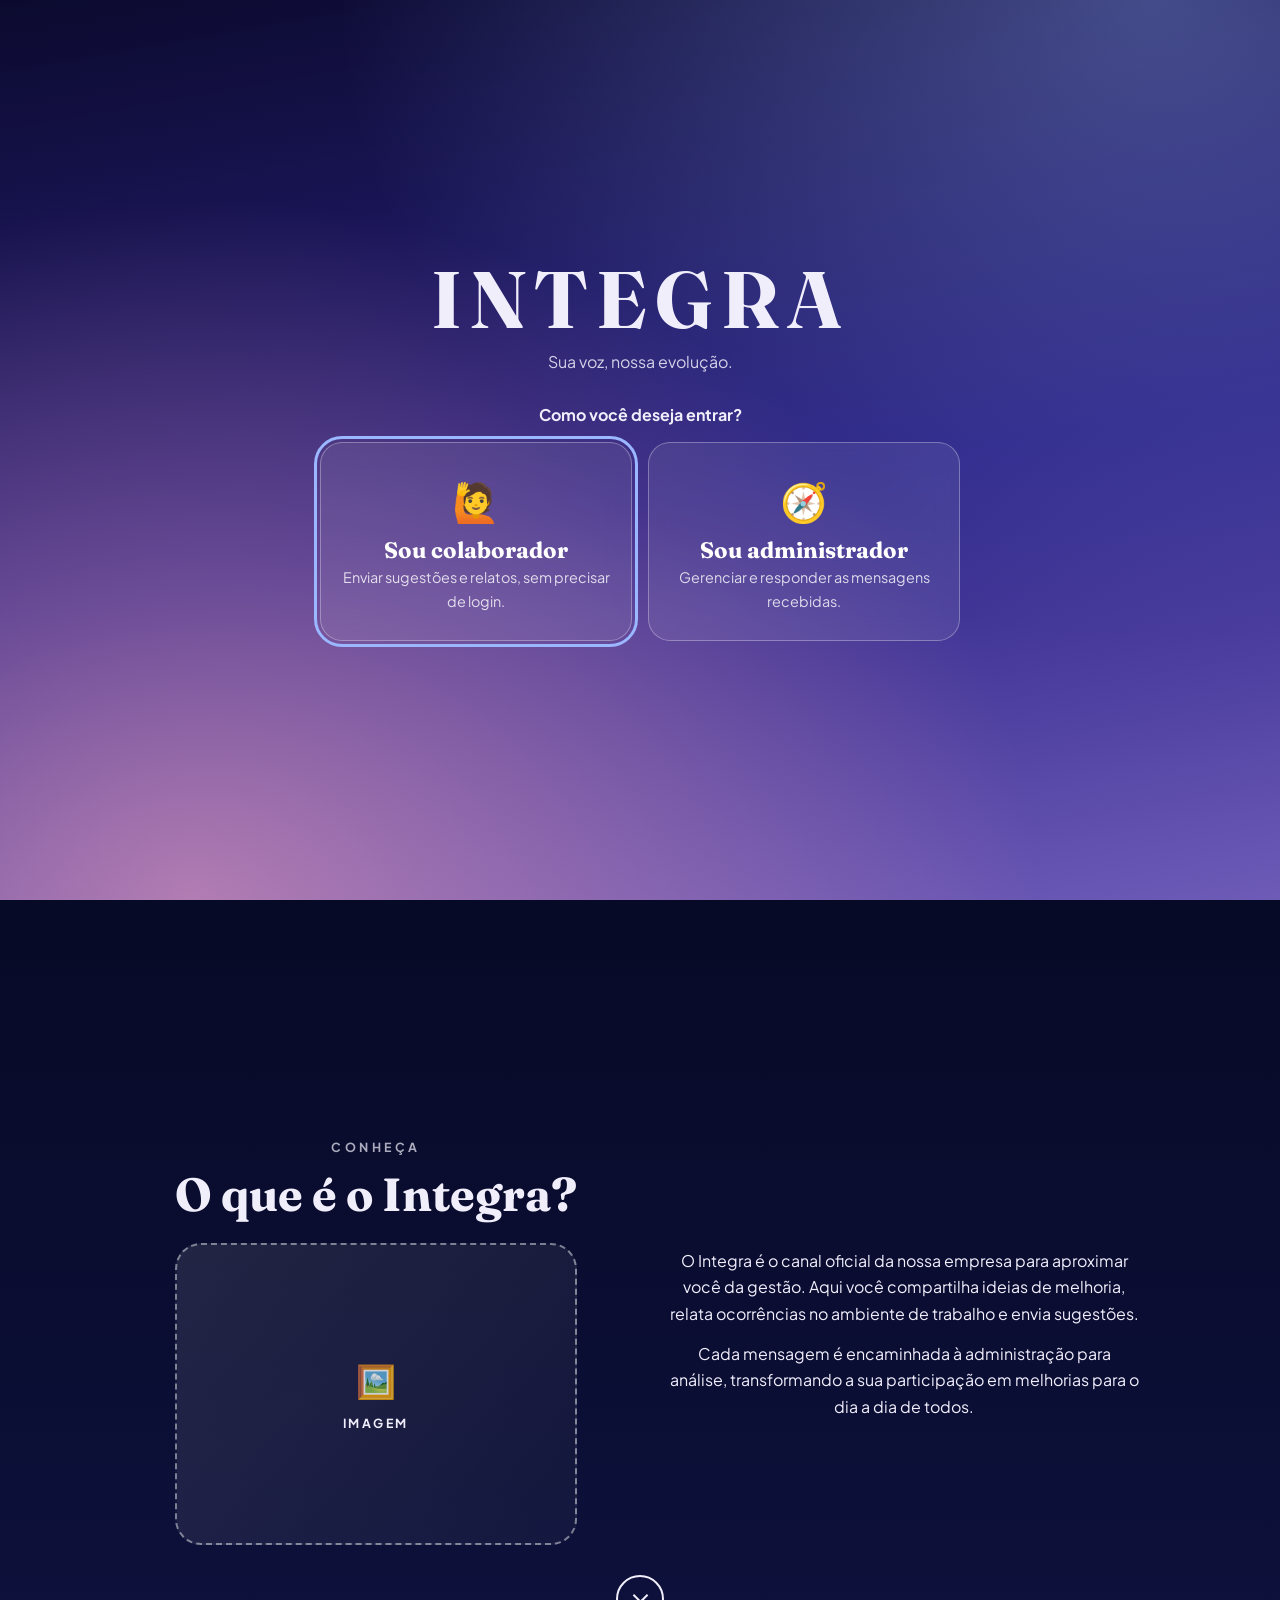
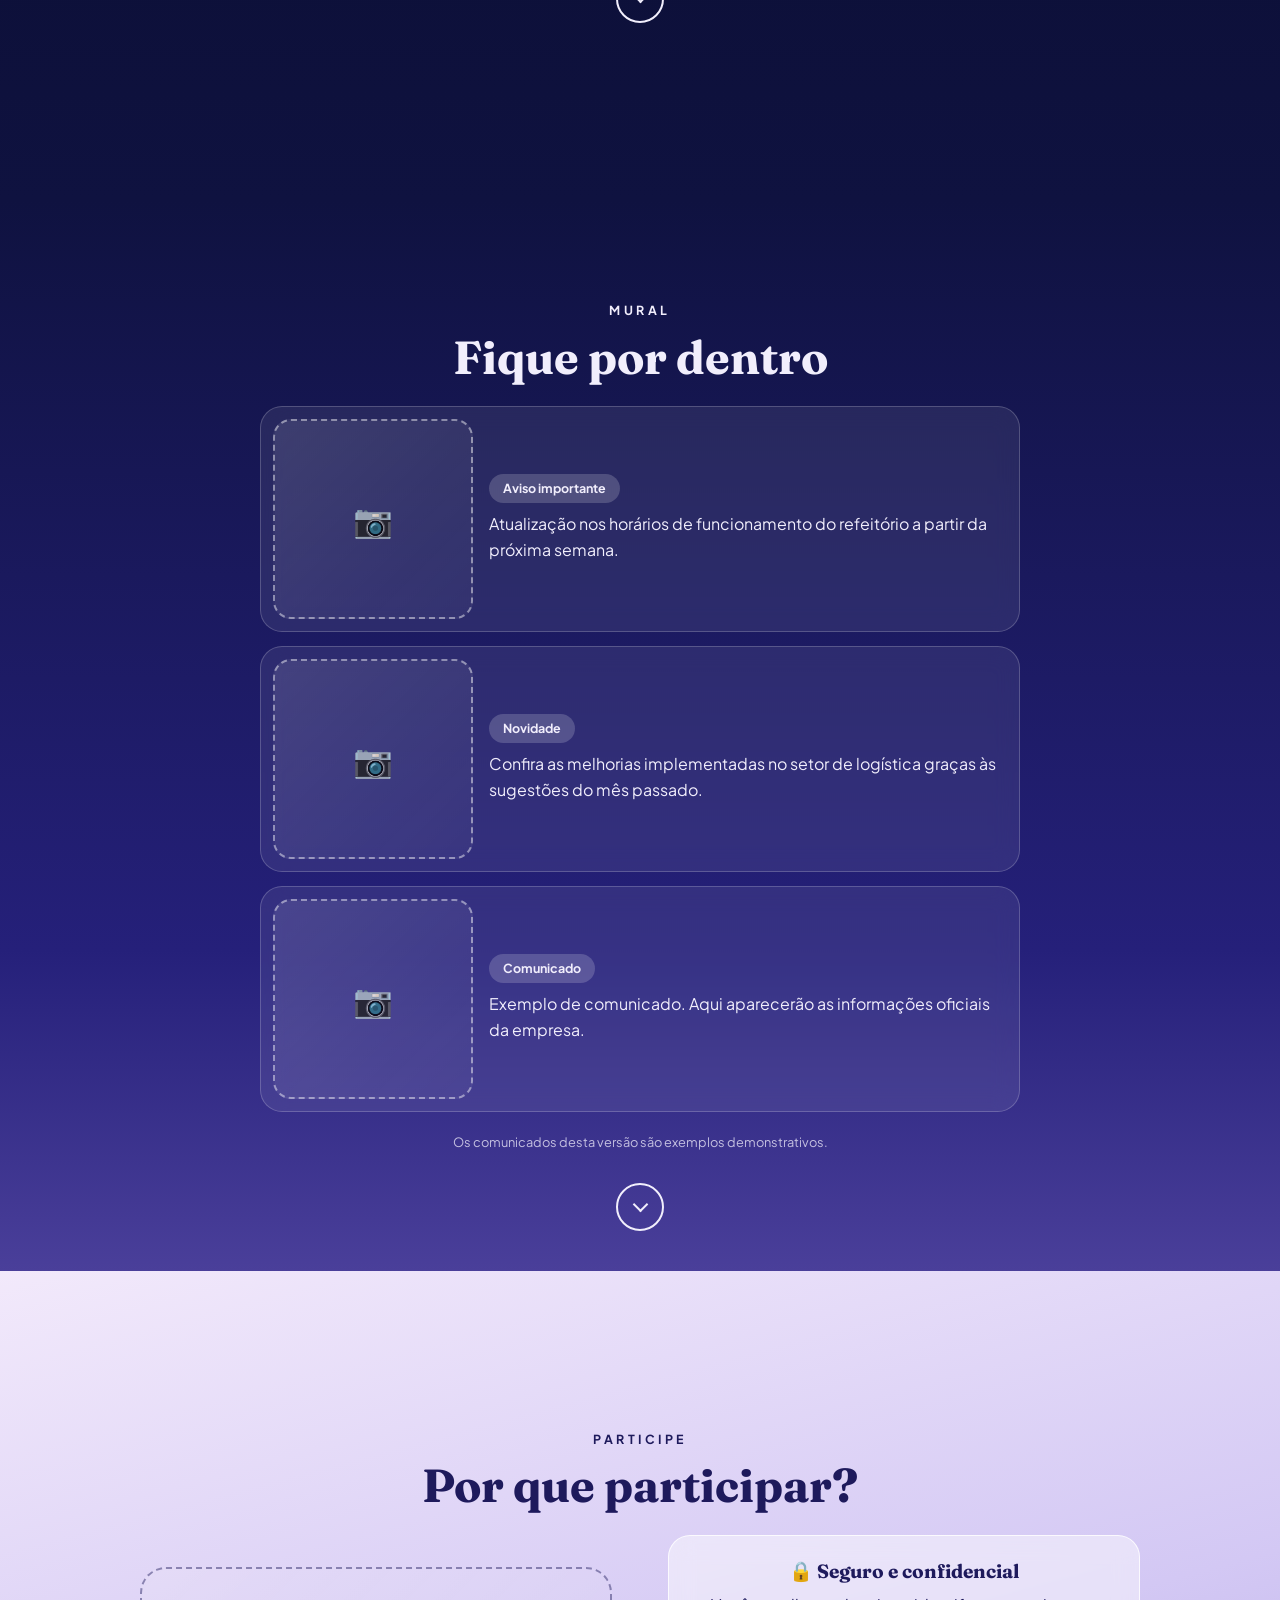
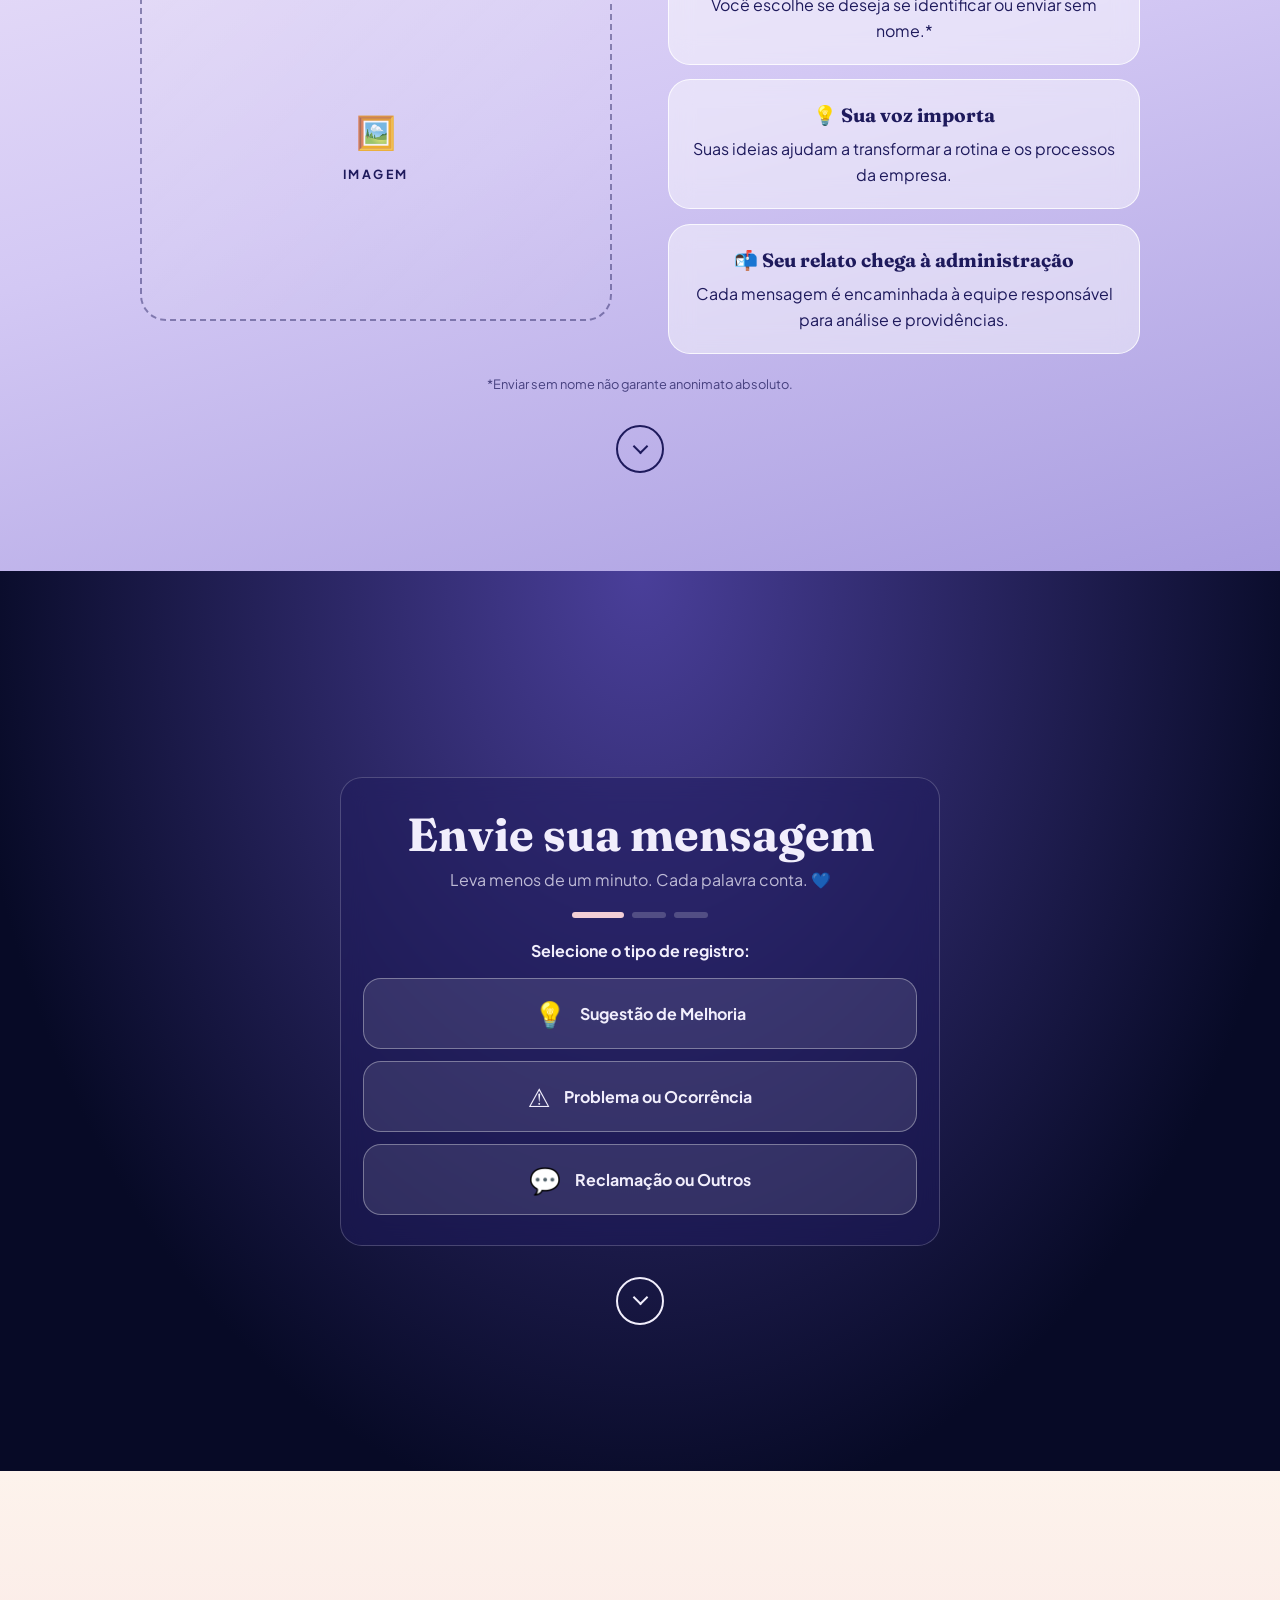
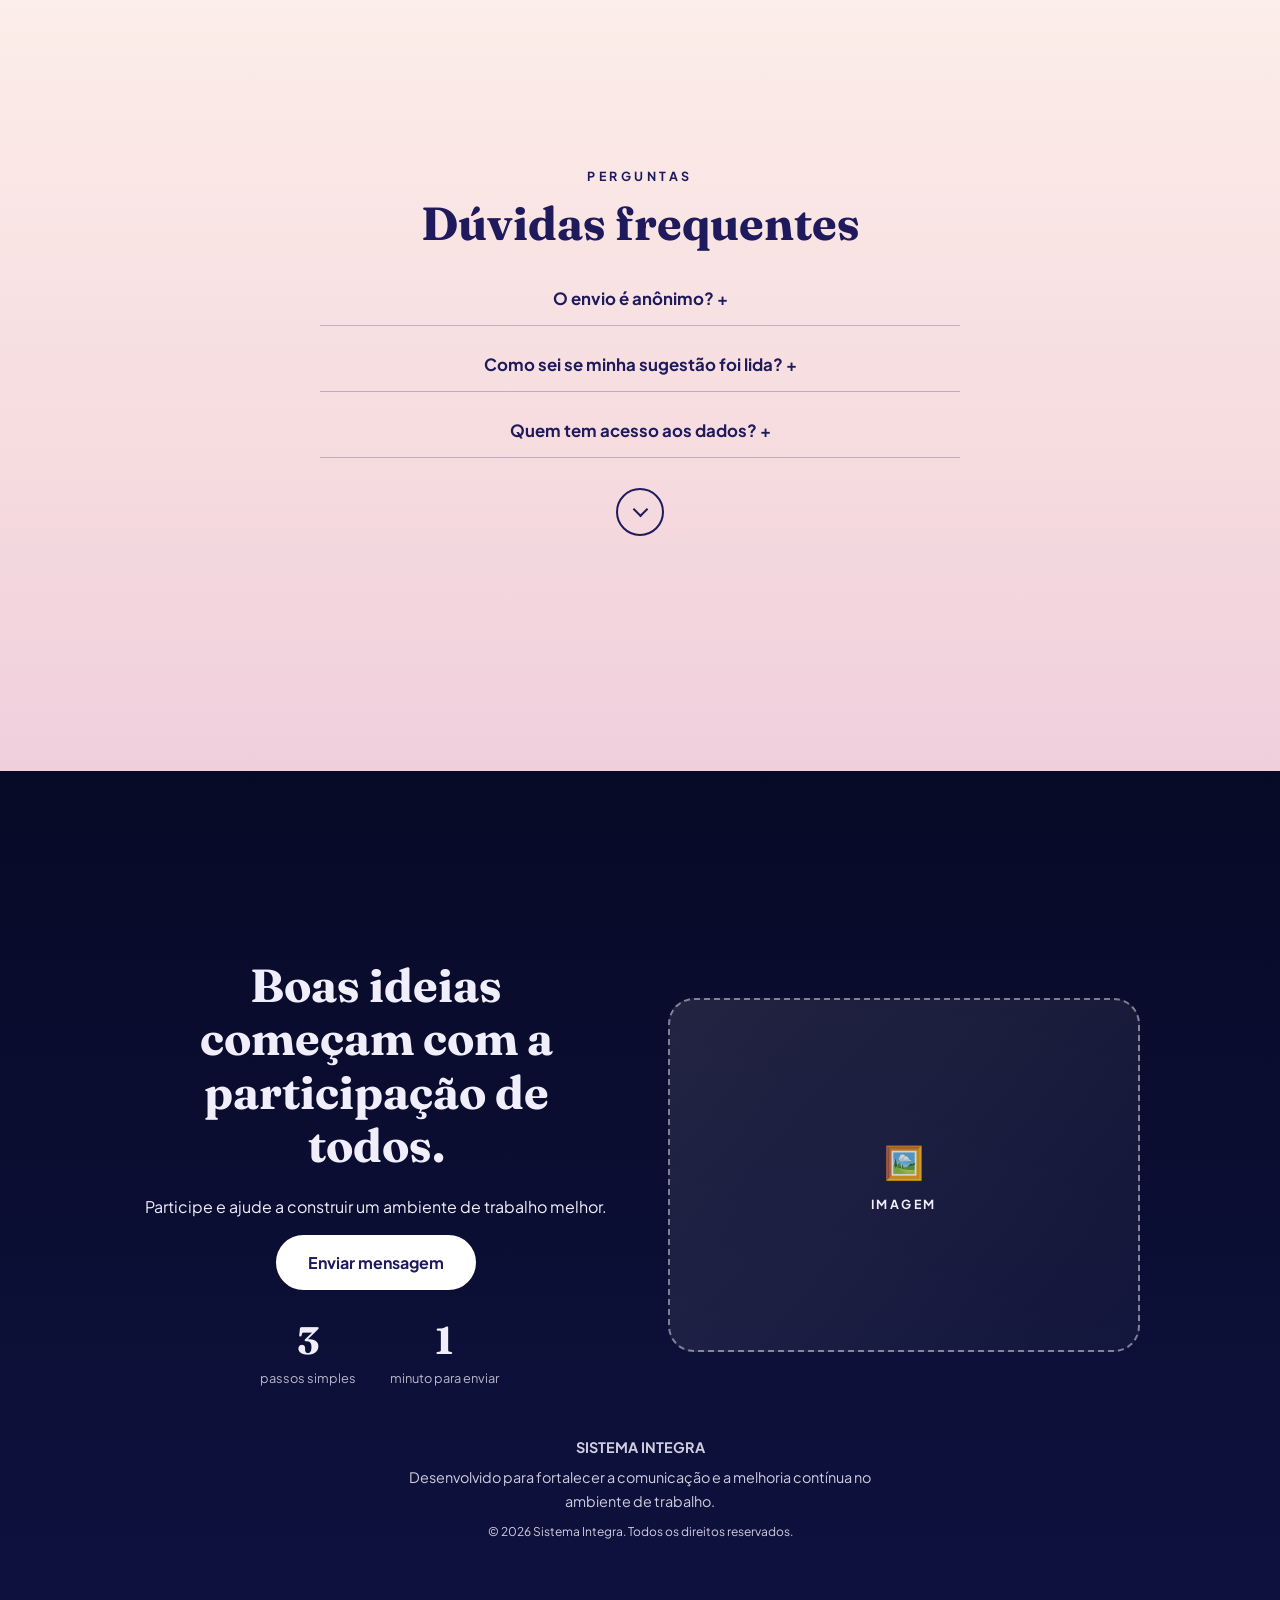
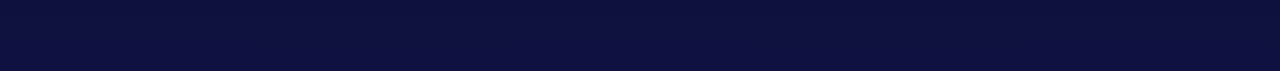
<file: index.html>
<!DOCTYPE html>
<html lang="pt-BR">
<head>

  <meta charset="utf-8">
  <meta name="viewport" content="width=device-width, initial-scale=1, viewport-fit=cover">
  <meta name="theme-color" content="#0b0a2e">
  <title>INTEGRA | Sua voz, nossa evolução.</title>
  <link rel="stylesheet" href="https://fonts.googleapis.com/css2?family=Fraunces:opsz,wght@9..144,500;9..144,700&family=Plus+Jakarta+Sans:wght@400;500;700&display=swap">

  <script>document.documentElement.classList.add("js");</script>
  <link rel="stylesheet" href="estilos.css">
  <script src="script.js" defer></script>

</head>

<body class="travado">
  <!-- escolha do perfil (colaborador ou administrador) -->
  <section class="portal" id="portal" role="dialog" aria-modal="true" aria-label="Escolha seu acesso">

    <h1 class="portal-titulo" id="portal-titulo" aria-label="INTEGRA">INTEGRA</h1>
    <p class="portal-frase">Sua voz, nossa evolução.</p>
    <p class="pergunta">Como você deseja entrar?</p>

    <div class="perfis">

      <!-- Colaborador: fecha o portal e mostra a parte pública -->
      <button class="vidro perfil" type="button" id="entrar-colaborador">
        <span class="perfil-icone" aria-hidden="true">🙋</span>
        <h2>Sou colaborador</h2>
        <p>Enviar sugestões e relatos, sem precisar de login.</p>
      </button>

      <!-- Administrador: leva para a página do painel -->
      <a class="vidro perfil" href="/Painel administrativo/administrador.html">
        <span class="perfil-icone" aria-hidden="true">🧭</span>
        <h2>Sou administrador</h2>
        <p>Gerenciar e responder as mensagens recebidas.</p>
      </a>

    </div>

  </section>


  <!-- Barra de progresso da rolagem -->
  <div class="barra-progresso" id="barra-progresso"></div>


  <!-- ================= MENU ================= -->
  <header class="cabecalho">

    <a class="logo" href="#inicio">INTEGRA</a>

    <button class="botao-menu" type="button" aria-label="Abrir menu" aria-expanded="false" aria-controls="menu">
      <span></span><span></span><span></span>
    </button>

    <nav class="menu" id="menu" aria-label="Navegação principal">
      <a href="#inicio">Início</a>
      <a href="#noticias">Notícias</a>
      <a href="#seguranca">Por que participar</a>
      <a href="#enviar">Enviar</a>
      <a href="#duvidas">Dúvidas</a>
      <button type="button" id="trocar-perfil">Trocar perfil</button>
    </nav>

  </header>


  <main>

    <!-- ==========================================================
         01 · INÍCIO
         ========================================================== -->
    <section class="bloco inicio" id="inicio" tabindex="-1">

      <!-- Luzes coloridas do fundo -->
      <i class="luz luz-1"></i>
      <i class="luz luz-2"></i>
      <i class="luz luz-3"></i>

      <h1 class="titulo" aria-label="INTEGRA">INTEGRA</h1>
      <p class="frase">Sua voz, nossa evolução.</p>
      <p class="frase-giratoria" id="frase-giratoria"></p>

      <div class="moldura moldura-logo" role="img" aria-label="Espaço para o logo">
        <span>LOGO</span>
      </div>

      <div class="botoes">
        <a class="botao" href="#sobre">Começar</a>
        <a class="botao contorno" href="#enviar">Enviar mensagem</a>
      </div>

    </section>


    <!-- ==========================================================
         02 · O QUE É O INTEGRA
         ========================================================== -->
    <section class="bloco escuro" id="sobre">

      <div class="duas-colunas">

        <div class="coluna revelar">
          <span class="sobretitulo">Conheça</span>
          <h2>O que é o Integra?</h2>
          <div class="moldura" role="img" aria-label="Espaço para imagem">
            <b aria-hidden="true">🖼️</b><span>IMAGEM</span>
          </div>
        </div>

        <div class="coluna revelar" style="--atraso: .15s">
          <p>O Integra é o canal oficial da nossa empresa para aproximar você da gestão. Aqui você compartilha ideias de melhoria, relata ocorrências no ambiente de trabalho e envia sugestões.</p>
          <p>Cada mensagem é encaminhada à administração para análise, transformando a sua participação em melhorias para o dia a dia de todos.</p>
        </div>

      </div>

      <a class="descer" href="#noticias" aria-label="Descer para as notícias"><i></i></a>

    </section>


    <!-- ==========================================================
         03 · NOTÍCIAS
         ========================================================== -->
    <section class="bloco escuro-2" id="noticias">

      <span class="sobretitulo revelar">Mural</span>
      <h2 class="revelar">Fique por dentro</h2>

      <div class="lista">

        <article class="vidro noticia inclinar revelar">
          <div class="moldura" role="img" aria-label="Foto da notícia"><b aria-hidden="true">📷</b></div>
          <div>
            <span class="etiqueta">Aviso importante</span>
            <p>Atualização nos horários de funcionamento do refeitório a partir da próxima semana.</p>
          </div>
        </article>

        <article class="vidro noticia inclinar revelar" style="--atraso: .15s">
          <div class="moldura" role="img" aria-label="Foto da notícia"><b aria-hidden="true">📷</b></div>
          <div>
            <span class="etiqueta">Novidade</span>
            <p>Confira as melhorias implementadas no setor de logística graças às sugestões do mês passado.</p>
          </div>
        </article>

        <article class="vidro noticia inclinar revelar" style="--atraso: .3s">
          <div class="moldura" role="img" aria-label="Foto da notícia"><b aria-hidden="true">📷</b></div>
          <div>
            <span class="etiqueta">Comunicado</span>
            <p>Exemplo de comunicado. Aqui aparecerão as informações oficiais da empresa.</p>
          </div>
        </article>

      </div>

      <p class="nota">Os comunicados desta versão são exemplos demonstrativos.</p>
      <a class="descer" href="#seguranca" aria-label="Descer para Por que participar"><i></i></a>

    </section>


    <!-- ==========================================================
         04 · POR QUE PARTICIPAR
         ========================================================== -->
    <section class="bloco claro" id="seguranca">

      <span class="sobretitulo revelar">Participe</span>
      <h2 class="revelar">Por que participar?</h2>

      <div class="duas-colunas">

        <div class="moldura revelar" role="img" aria-label="Espaço para imagem">
          <b aria-hidden="true">🖼️</b><span>IMAGEM</span>
        </div>

        <div class="pilha">

          <article class="vidro vidro-claro item inclinar revelar">
            <h3>🔒 Seguro e confidencial</h3>
            <p>Você escolhe se deseja se identificar ou enviar sem nome.*</p>
          </article>

          <article class="vidro vidro-claro item inclinar revelar" style="--atraso: .15s">
            <h3>💡 Sua voz importa</h3>
            <p>Suas ideias ajudam a transformar a rotina e os processos da empresa.</p>
          </article>

          <article class="vidro vidro-claro item inclinar revelar" style="--atraso: .3s">
            <h3>📬 Seu relato chega à administração</h3>
            <p>Cada mensagem é encaminhada à equipe responsável para análise e providências.</p>
          </article>

        </div>

      </div>

      <p class="nota">*Enviar sem nome não garante anonimato absoluto.</p>
      <a class="descer" href="#enviar" aria-label="Descer para o formulário"><i></i></a>

    </section>


    <!-- ==========================================================
         05 · FORMULÁRIO (3 etapas + confirmação)
         ========================================================== -->
    <section class="bloco formulario-bloco" id="enviar">

      <div class="vidro caixa-formulario revelar">

        <h2>Envie sua mensagem</h2>
        <p class="incentivo">Leva menos de um minuto. Cada palavra conta. 💙</p>

        <div class="indicador" id="indicador" aria-hidden="true"><i></i><i></i><i></i></div>

        <form id="formulario" novalidate>

          <!-- Etapa 1 · tipo de registro -->
          <div class="etapa" data-etapa="1">
            <p class="pergunta">Selecione o tipo de registro:</p>

            <div class="categorias">
              <button class="categoria" type="button" data-tipo="Sugestão de Melhoria"><span aria-hidden="true">💡</span>Sugestão de Melhoria</button>
              <button class="categoria" type="button" data-tipo="Problema ou Ocorrência"><span aria-hidden="true">⚠️</span>Problema ou Ocorrência</button>
              <button class="categoria" type="button" data-tipo="Reclamação ou Outros"><span aria-hidden="true">💬</span>Reclamação ou Outros</button>
            </div>
          </div>

          <!-- Etapa 2 · título e descrição -->
          <div class="etapa" data-etapa="2" hidden>
            <span class="etiqueta" id="tipo-escolhido"></span>

            <label for="titulo-mensagem">Título da mensagem</label>
            <input type="text" id="titulo-mensagem" maxlength="100" autocomplete="off" placeholder="Ex: Melhoria na iluminação da área de descanso">

            <label for="descricao-mensagem">Descrição detalhada</label>
            <textarea id="descricao-mensagem" maxlength="1000" placeholder="Descreva os detalhes do que aconteceu ou da sua ideia..."></textarea>
            <p class="contador-caracteres" id="contador-caracteres">0 / 1000</p>

            <p class="erro" id="mensagem-erro" role="alert"></p>

            <div class="acoes">
              <button class="botao contorno" type="button" data-acao="voltar">Voltar</button>
              <button class="botao" type="button" data-acao="avancar">Continuar</button>
            </div>
          </div>

          <!-- Etapa 3 · anônimo ou identificação -->
          <div class="etapa" data-etapa="3" hidden>
            <label class="anonimo">
              <input type="checkbox" id="caixa-anonimo" checked>
              <span>
                <b>Manter este envio anônimo</b>
                <small>Seu nome e setor não serão enviados. Não inclua dados pessoais no texto.</small>
              </span>
            </label>

            <div id="identificacao">
              <label for="nome">Nome completo (opcional)</label>
              <input type="text" id="nome" maxlength="100" autocomplete="name" placeholder="Digite seu nome...">

              <label for="setor">Setor (opcional)</label>
              <input type="text" id="setor" maxlength="50" autocomplete="off" placeholder="Ex: TI, Administrativo...">
            </div>

            <div class="acoes">
              <button class="botao contorno" type="button" data-acao="voltar">Voltar</button>
              <button class="botao" type="submit">Enviar mensagem</button>
            </div>
          </div>

          <!-- Etapa 4 · confirmação -->
          <div class="etapa" data-etapa="4" hidden role="status">
            <div class="check" aria-hidden="true">✓</div>
            <h3 class="sucesso-titulo" tabindex="-1">Mensagem enviada!</h3>
            <p>Obrigado pela sua contribuição. Ela será analisada pela administração.</p>
            <button class="botao" type="button" data-acao="novo">Enviar outra mensagem</button>
          </div>

        </form>

      </div>

      <a class="descer" href="#duvidas" aria-label="Descer para as dúvidas"><i></i></a>

    </section>


    <!-- ==========================================================
         06 · DÚVIDAS FREQUENTES
         ========================================================== -->
    <section class="bloco bege" id="duvidas">

      <span class="sobretitulo revelar">Perguntas</span>
      <h2 class="revelar">Dúvidas frequentes</h2>

      <div class="faq">

        <div class="revelar">
          <button class="faq-pergunta" type="button" aria-expanded="false">O envio é anônimo?</button>
          <div class="faq-resposta">
            <p>Se você marcar o envio anônimo, o formulário não envia seu nome nem seu setor. Isso não garante anonimato absoluto, pois o servidor pode registrar dados técnicos. Evite incluir dados pessoais no texto.</p>
          </div>
        </div>

        <div class="revelar" style="--atraso: .12s">
          <button class="faq-pergunta" type="button" aria-expanded="false">Como sei se minha sugestão foi lida?</button>
          <div class="faq-resposta">
            <p>Toda mensagem é encaminhada à administração e analisada pela equipe responsável. Como o Integra não exige login, não há resposta individual; melhorias e avisos importantes podem ser divulgados no mural de notícias.</p>
          </div>
        </div>

        <div class="revelar" style="--atraso: .24s">
          <button class="faq-pergunta" type="button" aria-expanded="false">Quem tem acesso aos dados?</button>
          <div class="faq-resposta">
            <p>Apenas os administradores autorizados da empresa, conforme as regras de acesso do sistema.</p>
          </div>
        </div>

      </div>

      <a class="descer descer-escuro" href="#final" aria-label="Descer"><i></i></a>

    </section>


    <!-- ==========================================================
         07 · FRASE FINAL
         ========================================================== -->
    <section class="bloco escuro" id="final">

      <div class="duas-colunas">

        <div class="coluna revelar">
          <h2>Boas ideias começam com a participação de todos.</h2>
          <p>Participe e ajude a construir um ambiente de trabalho melhor.</p>
          <a class="botao" href="#enviar">Enviar mensagem</a>

          <!-- Números decorativos: troque ou apague se não forem reais -->
          <div class="numeros">
            <div><b data-numero="3">0</b><span>passos simples</span></div>
            <div><b data-numero="1">0</b><span>minuto para enviar</span></div>
          </div>
        </div>

        <div class="moldura revelar" style="--atraso: .15s" role="img" aria-label="Espaço para imagem">
          <b aria-hidden="true">🖼️</b><span>IMAGEM</span>
        </div>

      </div>

      <footer class="rodape">
        <b>SISTEMA INTEGRA</b>
        <p>Desenvolvido para fortalecer a comunicação e a melhoria contínua no ambiente de trabalho.</p>
        <small>© 2026 Sistema Integra. Todos os direitos reservados.</small>
      </footer>

    </section>

  </main>

</body>
</html>
</file>
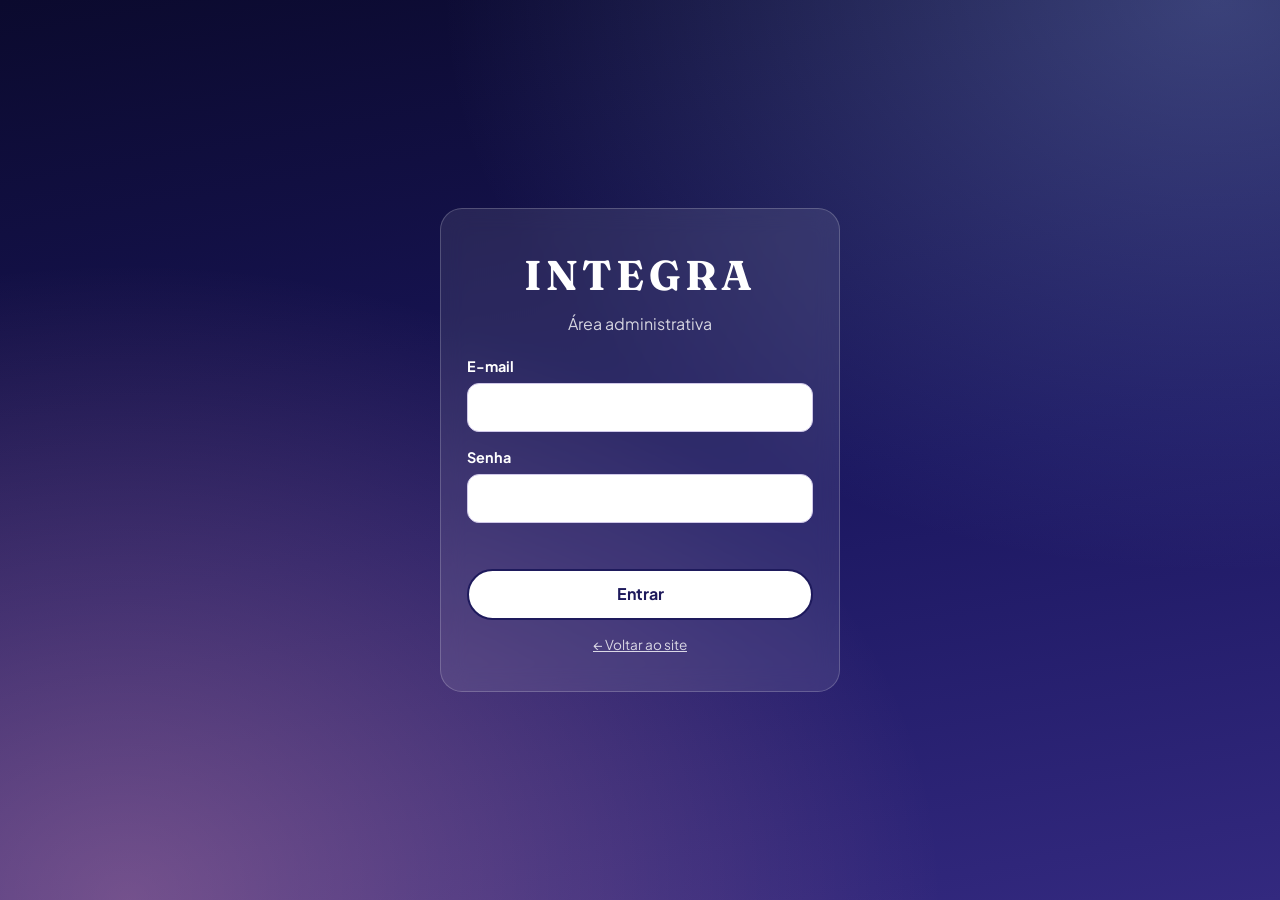
<file: administrador.html>
<!DOCTYPE html>
<html lang="pt-BR">
<head>

  <meta charset="utf-8">
  <meta name="viewport" content="width=device-width, initial-scale=1, viewport-fit=cover">
  <meta name="theme-color" content="#0b0a2e">
  <title>INTEGRA | Painel administrativo</title>

  <!-- Fontes: Fraunces (títulos) e Plus Jakarta Sans (textos) -->
  <link rel="stylesheet" href="https://fonts.googleapis.com/css2?family=Fraunces:opsz,wght@9..144,500;9..144,700&family=Plus+Jakarta+Sans:wght@400;500;700&display=swap">

  <link rel="stylesheet" href="administrador.css">
  <script src="administrador.js" defer></script>

</head>

<body>


  <!-- ==========================================================
       LOGIN
       ========================================================== -->
  <section class="login" id="login">

    <div class="vidro login-caixa entrada">

      <h1>INTEGRA</h1>
      <p>Área administrativa</p>

      <form id="formulario-login" novalidate>

        <label for="login-email">E-mail</label>
        <input type="email" id="login-email" autocomplete="username">

        <label for="login-senha">Senha</label>
        <input type="password" id="login-senha" autocomplete="current-password">

        <p class="erro-login" id="erro-login" role="alert"></p>

        <button class="botao" type="submit">Entrar</button>

      </form>

      <a class="voltar" href="index.html">← Voltar ao site</a>

    </div>

  </section>


  <!-- ==========================================================
       PAINEL
       ========================================================== -->
  <div class="aplicacao" id="aplicacao" hidden>

    <!-- Menu lateral -->
    <aside class="lateral">
      <div class="logo">INTEGRA</div>

      <button class="menu-item ativo" type="button" data-visao="painel">📊 Painel</button>
      <button class="menu-item" type="button" data-visao="mensagens">📋 Mensagens</button>
      <button class="menu-item" type="button" data-visao="configuracoes">⚙️ Configurações</button>
      <button class="menu-item sair" type="button" id="botao-sair">🚪 Sair</button>
    </aside>


    <main class="conteudo">

      <!-- Topo com título e botão de exportar -->
      <div class="topo">
        <div>
          <h2 id="titulo-visao">Painel</h2>
          <p id="subtitulo-visao">Visão geral das mensagens recebidas.</p>
        </div>
        <button class="botao claro" type="button" id="botao-exportar">⬇ Exportar relatório (CSV)</button>
      </div>


      <!-- Cartões do dashboard -->
      <div class="cartoes entrada" id="cartoes"></div>


      <!-- Resumo (só aparece no Painel) -->
      <section class="duas-colunas entrada" id="secao-resumo">

        <div class="caixa">
          <h3>Mensagens recentes</h3>
          <div id="lista-recentes"></div>
          <div class="rodape-caixa">
            <button class="botao contorno" type="button" id="botao-ver-todas">Ver todas as mensagens</button>
          </div>
        </div>

        <div class="caixa">
          <h3>Mensagens por categoria</h3>
          <div id="grafico-categorias"></div>
        </div>

      </section>


      <!-- Tabela de gestão das mensagens (só aparece em Mensagens) -->
      <section class="caixa entrada" id="secao-tabela" hidden>

        <div class="filtros">
          <input type="text" id="busca" placeholder="Buscar por título ou nº (ex.: #3)" aria-label="Buscar mensagens">

          <select id="filtro-status" aria-label="Filtrar por status">
            <option value="">Todos os status</option>
            <option>Pendente</option>
            <option>Em Análise</option>
            <option>Concluído</option>
          </select>

          <select id="filtro-categoria" aria-label="Filtrar por categoria"></select>

          <select id="ordenacao" aria-label="Ordenar por data">
            <option value="desc">Mais recentes primeiro</option>
            <option value="asc">Mais antigas primeiro</option>
          </select>

          <button class="botao contorno" type="button" id="botao-limpar">Limpar</button>
        </div>

        <div class="rolagem">
          <table aria-label="Mensagens recebidas">
            <thead>
              <tr>
                <th scope="col">Nº</th>
                <th scope="col">Categoria</th>
                <th scope="col">Título</th>
                <th scope="col">Identificação</th>
                <th scope="col" id="th-data" aria-sort="descending"><button class="botao-ordenar" type="button" id="botao-ordenar">Data ▼</button></th>
                <th scope="col">Status</th>
              </tr>
            </thead>
            <tbody id="corpo-tabela"></tbody>
          </table>
        </div>

        <p class="sem-resultado" id="sem-resultado" hidden>Nenhuma mensagem encontrada.</p>

      </section>


      <!-- Configurações: categorias e conta do administrador -->
      <section class="duas-colunas entrada" id="secao-configuracoes" hidden>

        <div class="caixa">
          <h3>Categorias</h3>
          <div id="lista-categorias"></div>

          <div class="adicionar">
            <input type="text" id="nova-categoria" placeholder="Nova categoria">
            <button class="botao" type="button" id="botao-categoria">Adicionar</button>
          </div>
        </div>

        <div class="caixa">
          <h3>Minha conta</h3>
          <p class="conta-email" id="conta-email"></p>

          <form id="formulario-senha" novalidate>
            <label for="senha-atual">Senha atual</label>
            <input type="password" id="senha-atual" autocomplete="current-password">

            <label for="senha-nova">Nova senha (mínimo 6 caracteres)</label>
            <input type="password" id="senha-nova" autocomplete="new-password">

            <label for="senha-confirmar">Confirmar nova senha</label>
            <input type="password" id="senha-confirmar" autocomplete="new-password">

            <p class="erro-senha" id="erro-senha" role="alert"></p>

            <button class="botao" type="submit">Alterar senha</button>
          </form>
        </div>

      </section>

    </main>

  </div>


  <!-- Janela de detalhes da mensagem -->
  <div class="fundo-modal" id="fundo-modal" hidden>
    <div class="caixa modal" id="modal" role="dialog" aria-modal="true" aria-labelledby="modal-titulo"></div>
  </div>

  <!-- Aviso rápido no canto da tela -->
  <div class="aviso" id="aviso" hidden role="status"></div>

</body>
</html>
</file>
<file: estilos.css>
/* ---------- 1. VARIÁVEIS E BASE ---------- */

:root {
  --abismo: #070a26;
  --abismo-2: #0f1240;
  --roxo: #1e1a5c;
  --roxo-claro: #4a3f9a;
  --rosa: #f3cfd6;
  --ceu: #9bb7ff;
  --altura-menu: 64px;

  --fonte-titulo: "Fraunces", Georgia, "Times New Roman", serif;
  --fonte-texto: "Plus Jakarta Sans", system-ui, "Segoe UI", sans-serif;
}

* {
  box-sizing: border-box;
}

html {
  scroll-behavior: smooth;
}

body {
  margin: 0;
  background: var(--abismo);
  color: #f1eefc;
  font-family: var(--fonte-texto);
  line-height: 1.65;
  text-align: center;
  overflow-x: hidden;
}

/* Impede a rolagem enquanto o portal está aberto */
body.travado {
  overflow: hidden;
}

h1, h2, h3, p {
  margin: 0;
}

h1, h2, h3, .logo {
  font-family: var(--fonte-titulo);
}

h2 {
  margin-bottom: 22px;
  font-size: clamp(1.9rem, 6vw, 2.9rem);
  font-weight: 700;
  line-height: 1.15;
}

a {
  color: inherit;
}

:focus-visible {
  outline: 3px solid var(--ceu);
  outline-offset: 3px;
}

[hidden] {
  display: none !important;
}


/* ---------- 2. PEÇAS COMUNS ---------- */

/* Cartão de vidro semitransparente */
.vidro {
  background: rgba(255, 255, 255, .08);
  border: 1px solid rgba(255, 255, 255, .2);
  border-radius: 22px;
  backdrop-filter: blur(12px);
  -webkit-backdrop-filter: blur(12px);
  transition: transform .25s ease, box-shadow .25s ease;
  will-change: transform;
}

.vidro:hover {
  box-shadow: 0 18px 40px rgba(0, 0, 0, .25);
}

.vidro-claro {
  background: rgba(255, 255, 255, .45);
  border-color: rgba(255, 255, 255, .8);
}

/* Quadro tracejado onde vai uma imagem (troque por <img>) */
.moldura {
  width: 100%;
  aspect-ratio: 4 / 3;
  display: grid;
  place-items: center;
  align-content: center;
  gap: 6px;
  overflow: hidden;
  background: linear-gradient(135deg, rgba(255, 255, 255, .1), rgba(255, 255, 255, .03));
  border: 2px dashed rgba(255, 255, 255, .45);
  border-radius: 26px;
  font-size: .78rem;
  font-weight: 700;
  letter-spacing: .2em;
}

.moldura b {
  font-size: 2rem;
  letter-spacing: 0;
  opacity: .8;
}

.moldura img {
  width: 100%;
  height: 100%;
  object-fit: cover;
}

.claro .moldura,
.bege .moldura {
  border-color: rgba(30, 26, 92, .45);
}

/* Textos pequenos */
.sobretitulo {
  display: block;
  margin-bottom: 10px;
  font-size: .78rem;
  font-weight: 700;
  letter-spacing: .28em;
  text-transform: uppercase;
  opacity: .7;
}

.etiqueta {
  display: inline-block;
  margin-bottom: 8px;
  padding: 4px 14px;
  background: rgba(255, 255, 255, .18);
  border-radius: 999px;
  font-size: .78rem;
  font-weight: 700;
}

.nota {
  max-width: 540px;
  margin: 20px auto 0;
  font-size: .8rem;
  opacity: .75;
}

/* Botões */
.botao {
  display: inline-block;
  padding: 15px 30px;
  background: #fff;
  color: var(--roxo);
  border: 2px solid #fff;
  border-radius: 999px;
  font: 700 1rem var(--fonte-texto);
  text-decoration: none;
  cursor: pointer;
  transition: transform .25s, box-shadow .25s, background .25s;
}

.botao:hover {
  transform: translateY(-3px);
  box-shadow: 0 12px 26px rgba(243, 207, 214, .35);
}

.botao.contorno {
  background: transparent;
  color: inherit;
}

.botao.contorno:hover {
  background: rgba(255, 255, 255, .15);
}

.botoes {
  display: flex;
  flex-wrap: wrap;
  justify-content: center;
  gap: 12px;
}

/* Botão redondo que desce para o próximo bloco */
.descer {
  display: grid;
  place-items: center;
  width: 48px;
  height: 48px;
  margin: 30px auto 0;
  border: 2px solid currentColor;
  border-radius: 50%;
  text-decoration: none;
  animation: pular 2s ease-in-out infinite;
}

.descer i {
  width: 11px;
  height: 11px;
  border: solid currentColor;
  border-width: 0 2px 2px 0;
  transform: translateY(-3px) rotate(45deg);
}

.descer-escuro {
  color: var(--roxo);
}


/* ---------- 3. PORTAL (escolha do perfil) ---------- */

.portal {
  position: fixed;
  inset: 0;
  z-index: 60;
  display: flex;
  flex-direction: column;
  align-items: center;
  justify-content: center;
  padding: 24px;
  overflow: auto;
  background:
    radial-gradient(ellipse at 15% 100%, rgba(255, 170, 190, .55), transparent 55%),
    radial-gradient(ellipse at 90% 0%, rgba(155, 183, 255, .35), transparent 50%),
    linear-gradient(170deg, #0b0a2e, #2a2285 55%, #6e5bb8);
  transition: opacity .7s ease, transform .7s ease, visibility .7s;
}

.portal.saindo {
  opacity: 0;
  transform: scale(1.06);
  visibility: hidden;
  pointer-events: none;
}

.portal-titulo {
  font-size: clamp(2.6rem, 12vw, 5rem);
  font-weight: 700;
  letter-spacing: .1em;
  line-height: 1;
}

.portal-frase {
  margin: 10px 0 26px;
  opacity: .85;
}

.pergunta {
  margin-bottom: 14px;
  font-weight: 700;
}

.perfis {
  display: grid;
  gap: 16px;
  width: 100%;
  max-width: 640px;
}

.perfil {
  display: block;
  padding: 26px 20px;
  color: #fff;
  font: inherit;
  text-align: center;
  text-decoration: none;
  cursor: pointer;
  border: 1px solid rgba(255, 255, 255, .3);
}

.perfil:hover {
  background: rgba(255, 255, 255, .16);
  transform: translateY(-6px) scale(1.02);
}

.perfil-icone {
  display: block;
  font-size: 2.4rem;
}

.perfil h2 {
  margin: 6px 0 2px;
  font-size: 1.4rem;
}

.perfil p {
  font-size: .9rem;
  opacity: .8;
}


/* ---------- 4. MENU E BARRA DE PROGRESSO ---------- */

.barra-progresso {
  position: fixed;
  top: 0;
  left: 0;
  z-index: 30;
  width: 0;
  height: 3px;
  background: linear-gradient(90deg, var(--ceu), var(--rosa));
}

.cabecalho {
  position: fixed;
  inset: 0 0 auto 0;
  z-index: 20;
  display: flex;
  align-items: center;
  justify-content: space-between;
  height: calc(var(--altura-menu) + env(safe-area-inset-top, 0px));
  padding: env(safe-area-inset-top, 0px) 22px 0;
  background: rgba(7, 10, 38, .6);
  backdrop-filter: blur(14px);
  -webkit-backdrop-filter: blur(14px);
}

.logo {
  color: #fff;
  font-size: 1.3rem;
  font-weight: 700;
  letter-spacing: .14em;
  text-decoration: none;
}

.botao-menu {
  padding: 10px;
  background: none;
  border: 0;
  cursor: pointer;
}

.botao-menu span {
  display: block;
  width: 26px;
  height: 3px;
  margin: 5px 0;
  background: #fff;
  border-radius: 2px;
  transition: transform .25s, opacity .25s;
}

.botao-menu[aria-expanded="true"] span:nth-child(1) { transform: translateY(8px) rotate(45deg); }
.botao-menu[aria-expanded="true"] span:nth-child(2) { opacity: 0; }
.botao-menu[aria-expanded="true"] span:nth-child(3) { transform: translateY(-8px) rotate(-45deg); }

.menu {
  position: absolute;
  top: 100%;
  inset-inline: 0;
  display: none;
  flex-direction: column;
  padding: 8px 22px 20px;
  background: rgba(7, 10, 38, .96);
}

.menu.aberto {
  display: flex;
  animation: descerMenu .3s ease;
}

.menu a,
.menu button {
  padding: 14px 0;
  color: #fff;
  background: none;
  border: 0;
  border-bottom: 1px solid rgba(255, 255, 255, .12);
  font: inherit;
  text-decoration: none;
  cursor: pointer;
}

.menu a.ativo {
  color: var(--rosa);
  font-weight: 700;
}


/* ---------- 5. BLOCOS ---------- */

.bloco {
  position: relative;
  min-height: 100vh;
  min-height: 100svh;
  display: flex;
  flex-direction: column;
  align-items: center;
  justify-content: center;
  padding: calc(var(--altura-menu) + 36px) 22px 40px;
  overflow: hidden;
}

.escuro   { background: linear-gradient(180deg, var(--abismo), var(--abismo-2)); }
.escuro-2 { background: linear-gradient(180deg, var(--abismo-2), #25207a 70%, #4a3f9a); }
.claro    { background: linear-gradient(165deg, #f2e9fb, #d3c8f4 50%, #a99de0); color: var(--roxo); }
.bege     { background: linear-gradient(180deg, #fdf3ec, #f7dde0 60%, #efcfdc); color: var(--roxo); }

.duas-colunas {
  display: grid;
  gap: 30px;
  width: 100%;
  max-width: 1000px;
  align-items: center;
  justify-items: center;
}

.coluna {
  max-width: 480px;
}

.coluna p {
  margin-bottom: 14px;
}

.lista {
  display: grid;
  gap: 14px;
  width: 100%;
  max-width: 760px;
}


/* ---------- 6. INÍCIO ---------- */

.inicio {
  background: linear-gradient(180deg, #0e0b38 0%, #27207f 42%, #8d78c4 72%, #f5e3da 100%);
}

.inicio:focus {
  outline: none;
}

.inicio > *:not(.luz) {
  position: relative;
  z-index: 1;
}

/* Luzes coloridas que flutuam e seguem o mouse */
.luz {
  position: absolute;
  border-radius: 50%;
  filter: blur(70px);
  opacity: .55;
  pointer-events: none;
  transition: transform .6s ease-out;
}

.luz-1 { width: 46vmax; height: 46vmax; left: -14vmax; bottom: -16vmax; background: #ffaabe; animation: flutuar 9s ease-in-out infinite; }
.luz-2 { width: 38vmax; height: 38vmax; right: -12vmax; top: -8vmax; background: #6f8dff; animation: flutuar 11s 1s ease-in-out infinite reverse; }
.luz-3 { width: 26vmax; height: 26vmax; left: 35%; bottom: 8%; background: #b39bff; opacity: .35; animation: flutuar 13s ease-in-out infinite; }

.nome-empresa {
  font-size: 1rem;
  letter-spacing: .2em;
  opacity: 0;
  animation: subir .9s .1s cubic-bezier(.2, .8, .2, 1) forwards;
}

.titulo {
  font-size: clamp(3.2rem, 16vw, 8rem);
  font-weight: 700;
  letter-spacing: .08em;
  line-height: 1;
}

.letra {
  display: inline-block;
  opacity: 0;
  animation: subir .9s cubic-bezier(.2, .8, .2, 1) forwards;
  animation-delay: calc(var(--i) * .09s + .2s);
}

.frase {
  margin: 14px 0 6px;
  font-family: var(--fonte-titulo);
  font-size: clamp(1.2rem, 5vw, 1.8rem);
  font-style: italic;
  opacity: 0;
  animation: subir .9s .9s cubic-bezier(.2, .8, .2, 1) forwards;
}

.frase-giratoria {
  min-height: 3.2em;
  max-width: 420px;
  margin: 0 auto 22px;
  opacity: .9;
  transition: opacity .5s;
}

.frase-giratoria.some {
  opacity: 0;
}

.moldura-logo {
  width: 150px;
  aspect-ratio: 1;
  margin: 0 auto 28px;
  border-radius: 50%;
  opacity: 0;
  animation:
    subir .9s 1.1s cubic-bezier(.2, .8, .2, 1) forwards,
    flutuar 4s 2s ease-in-out infinite;
}

.inicio .botoes {
  opacity: 0;
  animation: subir .9s 1.3s cubic-bezier(.2, .8, .2, 1) forwards;
}

.inicio .botao {
  background: var(--roxo);
  border-color: var(--roxo);
  color: #fff;
}

.inicio .botao.contorno {
  background: rgba(255, 255, 255, .3);
  color: var(--roxo);
}


/* ---------- 7. NOTÍCIAS E "POR QUE PARTICIPAR" ---------- */

.noticia {
  display: grid;
  grid-template-columns: 38% 1fr;
  gap: 16px;
  align-items: center;
  padding: 12px;
  text-align: left;
}

.noticia .moldura {
  height: 100%;
  aspect-ratio: 1;
  border-radius: 18px;
}

.pilha {
  display: grid;
  gap: 14px;
  width: 100%;
}

.item {
  padding: 20px;
}

.item h3 {
  margin-bottom: 4px;
  font-size: 1.2rem;
}


/* ---------- 8. FORMULÁRIO ---------- */

.formulario-bloco {
  background: radial-gradient(ellipse at 50% 0%, var(--roxo-claro), var(--abismo) 75%);
}

.caixa-formulario {
  width: 100%;
  max-width: 600px;
  padding: 30px 22px;
  background: rgba(30, 26, 92, .5);
}

.caixa-formulario h2 {
  margin-bottom: 6px;
}

.incentivo {
  margin-bottom: 18px;
  opacity: .75;
}

/* Bolinhas de progresso das etapas */
.indicador {
  display: flex;
  justify-content: center;
  gap: 8px;
  margin-bottom: 20px;
}

.indicador i {
  width: 34px;
  height: 6px;
  background: rgba(255, 255, 255, .2);
  border-radius: 9px;
  transition: background .3s, width .3s;
}

.indicador i.feita { background: var(--rosa); }
.indicador i.atual { background: var(--rosa); width: 52px; }

.etapa {
  animation: entrar .5s ease;
}

/* Etapa 1 · categorias */
.categorias {
  display: grid;
  gap: 12px;
}

.categoria {
  display: flex;
  align-items: center;
  justify-content: center;
  gap: 14px;
  padding: 18px;
  background: rgba(255, 255, 255, .1);
  color: inherit;
  border: 1px solid rgba(255, 255, 255, .35);
  border-radius: 18px;
  font: 700 1rem var(--fonte-texto);
  cursor: pointer;
  transition: background .25s, transform .25s;
}

.categoria span {
  font-size: 1.6rem;
}

.categoria:hover {
  background: rgba(255, 255, 255, .22);
  transform: scale(1.03);
}

/* Etapa 2 · campos de texto */
label {
  display: block;
  margin: 16px 0 6px;
  font-weight: 700;
}

input[type="text"],
textarea {
  width: 100%;
  padding: 13px 15px;
  background: rgba(255, 255, 255, .1);
  color: #fff;
  border: 1px solid rgba(255, 255, 255, .3);
  border-radius: 14px;
  font: inherit;
  text-align: center;
}

textarea {
  min-height: 140px;
  resize: vertical;
}

::placeholder {
  color: rgba(255, 255, 255, .55);
}

input:focus,
textarea:focus {
  outline: none;
  background: rgba(255, 255, 255, .16);
  border-color: #fff;
}

input:disabled {
  opacity: .4;
}

.contador-caracteres {
  margin-top: 4px;
  font-size: .75rem;
  opacity: .6;
}

.erro {
  min-height: 1.5em;
  margin-top: 8px;
  color: #ffb4ab;
  font-weight: 700;
}

.acoes {
  display: flex;
  flex-wrap: wrap;
  justify-content: center;
  gap: 12px;
  margin-top: 18px;
}

/* Etapa 3 · anônimo */
.anonimo {
  display: flex;
  align-items: center;
  justify-content: center;
  gap: 14px;
  margin: 0;
  padding: 16px;
  background: rgba(255, 255, 255, .12);
  border: 2px solid rgba(255, 255, 255, .55);
  border-radius: 18px;
  text-align: left;
  cursor: pointer;
}

.anonimo input {
  flex: none;
  width: 24px;
  height: 24px;
  accent-color: var(--rosa);
}

.anonimo small {
  display: block;
  font-weight: 400;
  opacity: .85;
}

/* Etapa 4 · confirmação */
.check {
  display: grid;
  place-items: center;
  width: 78px;
  height: 78px;
  margin: 0 auto 10px;
  background: var(--rosa);
  color: var(--roxo);
  border-radius: 50%;
  font-size: 2.4rem;
  animation: surgir .6s cubic-bezier(.3, 1.6, .5, 1);
}

.sucesso-titulo {
  margin: 6px 0;
  font-size: 1.7rem;
}

/* Confete que cai ao enviar */
.confete {
  position: fixed;
  top: -20px;
  z-index: 70;
  width: 10px;
  height: 14px;
  pointer-events: none;
  animation: cair 2.4s ease-in forwards;
}


/* ---------- 9. DÚVIDAS E FINAL ---------- */

.faq {
  display: grid;
  gap: 12px;
  width: 100%;
  max-width: 640px;
}

.faq-pergunta {
  width: 100%;
  padding: 16px 4px;
  background: none;
  color: var(--roxo);
  border: 0;
  border-bottom: 1px solid rgba(30, 26, 92, .25);
  font: 700 1.05rem var(--fonte-texto);
  cursor: pointer;
}

.faq-pergunta::after                       { content: " +"; }
.faq-pergunta[aria-expanded="true"]::after { content: " –"; }

/* A resposta desce suavemente (altura de 0 até o tamanho do texto) */
.faq-resposta {
  display: grid;
  grid-template-rows: 0fr;
  transition: grid-template-rows .5s ease;
}

.faq-resposta > p {
  overflow: hidden;
  padding: 0 18px;
  background: rgba(243, 207, 214, .8);
  border-radius: 16px;
  opacity: 0;
  transition: opacity .5s, padding .5s;
}

.faq-pergunta[aria-expanded="true"] + .faq-resposta {
  grid-template-rows: 1fr;
}

.faq-pergunta[aria-expanded="true"] + .faq-resposta > p {
  margin-top: 10px;
  padding: 16px 18px;
  opacity: 1;
}

/* Números do final */
.numeros {
  display: flex;
  flex-wrap: wrap;
  justify-content: center;
  gap: 26px;
  margin-top: 26px;
}

.numeros div {
  min-width: 110px;
}

.numeros b {
  display: block;
  font: 700 2.4rem var(--fonte-titulo);
}

.numeros span {
  font-size: .8rem;
  opacity: .75;
}

.rodape {
  max-width: 480px;
  margin-top: 46px;
  font-size: .9rem;
  opacity: .85;
}

.rodape p {
  margin: 6px 0;
}


/* ---------- 10. ANIMAÇÕES ---------- */

@keyframes subir      { from { opacity: 0; transform: translateY(70px); } to { opacity: 1; transform: none; } }
@keyframes entrar     { from { opacity: 0; transform: translateX(24px); } to { opacity: 1; transform: none; } }
@keyframes surgir     { from { transform: scale(0); } to { transform: scale(1); } }
@keyframes pular      { 0%, 100% { transform: translateY(0); } 50% { transform: translateY(8px); } }
@keyframes flutuar    { 0%, 100% { translate: 0 0; } 50% { translate: 0 -22px; } }
@keyframes descerMenu { from { opacity: 0; transform: translateY(-10px); } to { opacity: 1; transform: none; } }
@keyframes cair       { to { transform: translateY(105vh) rotate(540deg); opacity: .2; } }

/* Elementos .revelar sobem ao aparecer (o script.js adiciona .visivel) */
.js .revelar {
  opacity: 0;
  transform: translateY(50px);
  transition: opacity .8s ease, transform .8s ease;
  transition-delay: var(--atraso, 0s);
}

.js .revelar.visivel {
  opacity: 1;
  transform: none;
}

/* Depois de aparecer (.pronto, via script.js) o cartão obedece ao mouse na hora,
   sem herdar a duração e o atraso da animação de entrada */
.js .revelar.pronto {
  transition: transform .12s ease-out, opacity .3s, box-shadow .25s;
  transition-delay: 0s;
}

.js .revelar.pronto:not(:hover) {
  transition-duration: .45s, .3s, .25s;
}

/* Para quem prefere menos movimento */
@media (prefers-reduced-motion: reduce) {
  html { scroll-behavior: auto; }

  *, *::before, *::after {
    animation: none !important;
    transition: none !important;
  }

  .letra, .frase, .nome-empresa, .moldura-logo, .inicio .botoes, .js .revelar {
    opacity: 1;
    transform: none;
  }
}


/* ---------- 11. COMPUTADOR ---------- */

@media (min-width: 761px) {

  .cabecalho {
    padding-inline: 48px;
  }

  .botao-menu {
    display: none;
  }

  .menu {
    position: static;
    display: flex;
    flex-direction: row;
    align-items: center;
    gap: 26px;
    padding: 0;
    background: none;
  }

  .menu a,
  .menu button {
    padding: 4px 0;
    border: 0;
  }

  .perfis {
    grid-template-columns: 1fr 1fr;
  }

  .duas-colunas {
    grid-template-columns: 1fr 1fr;
    gap: 56px;
  }

  .noticia {
    grid-template-columns: 200px 1fr;
  }
}
</file>
<file: administrador.css>
/* ---------- 1. VARIÁVEIS E BASE ---------- */

:root {
  --abismo: #070a26;
  --roxo: #1e1a5c;
  --roxo-claro: #4a3f9a;
  --rosa: #f3cfd6;
  --ceu: #9bb7ff;
  --gelo: #f6f3fc;

  --fonte-titulo: "Fraunces", Georgia, "Times New Roman", serif;
  --fonte-texto: "Plus Jakarta Sans", system-ui, "Segoe UI", sans-serif;
}

* {
  box-sizing: border-box;
}

body {
  margin: 0;
  min-height: 100vh;
  color: var(--roxo);
  font-family: var(--fonte-texto);
  line-height: 1.55;
  background:
    radial-gradient(ellipse at 10% 100%, rgba(255, 170, 190, .35), transparent 50%),
    radial-gradient(ellipse at 95% 0%, rgba(155, 183, 255, .3), transparent 45%),
    linear-gradient(170deg, #0b0a2e, #1b1760 55%, #33297f);
  background-attachment: fixed;
}

h1, h2, h3, .logo {
  margin: 0;
  font-family: var(--fonte-titulo);
}

button, input, select, textarea {
  font: inherit;
}

:focus-visible {
  outline: 3px solid var(--ceu);
  outline-offset: 2px;
}

[hidden] {
  display: none !important;
}


/* ---------- 2. PEÇAS COMUNS ---------- */

/* Cartão de vidro (fundo escuro) */
.vidro {
  background: rgba(255, 255, 255, .09);
  border: 1px solid rgba(255, 255, 255, .2);
  border-radius: 22px;
  backdrop-filter: blur(12px);
  -webkit-backdrop-filter: blur(12px);
  color: #fff;
}

/* Caixa clara onde ficam tabela, formulários e janelas */
.caixa {
  padding: 22px;
  background: var(--gelo);
  border-radius: 20px;
  box-shadow: 0 14px 40px rgba(0, 0, 0, .25);
}

/* Botões */
.botao {
  padding: 11px 22px;
  background: var(--roxo);
  color: #fff;
  border: 2px solid var(--roxo);
  border-radius: 999px;
  font-weight: 700;
  cursor: pointer;
  transition: transform .25s, box-shadow .25s;
}

.botao:hover {
  transform: translateY(-2px);
  box-shadow: 0 10px 22px rgba(30, 26, 92, .35);
}

.botao.claro {
  background: #fff;
  color: var(--roxo);
  border-color: #fff;
}

.botao.contorno {
  background: transparent;
  color: var(--roxo);
}

/* Campos de formulário */
label {
  display: block;
  margin: 14px 0 6px;
  font-size: .9rem;
  font-weight: 700;
}

input,
select,
textarea {
  width: 100%;
  padding: 11px 14px;
  background: #fff;
  color: var(--roxo);
  border: 1px solid #cfc7e8;
  border-radius: 12px;
}

textarea {
  min-height: 110px;
  resize: vertical;
}

/* Selos coloridos (status e identificação) */
.selo {
  display: inline-flex;
  align-items: center;
  gap: 5px;
  padding: 3px 11px;
  border-radius: 999px;
  font-size: .78rem;
  font-weight: 700;
  white-space: nowrap;
}

.status-pendente  { background: #fdecc8; color: #8a5a00; }
.status-analise   { background: #dbe5ff; color: #1c3fa8; }
.status-concluido { background: #d6f3e0; color: #146c3a; }

.selo-anonimo      { background: #ece4fb; color: #5b2fb0; }
.selo-identificado { background: #fde4ea; color: #a1304d; }


/* ---------- 3. LOGIN ---------- */

.login {
  min-height: 100vh;
  display: grid;
  place-items: center;
  padding: 24px;
  text-align: center;
}

.login-caixa {
  width: 100%;
  max-width: 400px;
  padding: 34px 26px;
}

.login-caixa h1 {
  font-size: 2.6rem;
  letter-spacing: .1em;
}

.login-caixa > p {
  margin: 4px 0 18px;
  opacity: .8;
}

.login-caixa form {
  text-align: left;
}

.login-caixa label {
  color: #fff;
}

.login-caixa .botao {
  width: 100%;
  margin-top: 14px;
  background: #fff;
  color: var(--roxo);
}

.erro-login,
.erro-senha {
  min-height: 1.4em;
  margin: 10px 0 0;
  font-weight: 700;
}

.erro-login {
  color: #ffb4ab;
}

.erro-senha {
  color: #a1304d;
}

.voltar {
  display: inline-block;
  margin-top: 14px;
  color: #fff;
  font-size: .85rem;
  opacity: .8;
}


/* ---------- 4. ESTRUTURA DO PAINEL ---------- */

.aplicacao {
  display: grid;
  grid-template-columns: 230px 1fr;
  min-height: 100vh;
}

/* Menu lateral */
.lateral {
  position: sticky;
  top: 0;
  height: 100vh;
  display: flex;
  flex-direction: column;
  gap: 6px;
  padding: 26px 18px;
  background: rgba(7, 10, 38, .55);
  border-right: 1px solid rgba(255, 255, 255, .1);
  color: #fff;
}

.logo {
  margin-bottom: 22px;
  font-size: 1.5rem;
  letter-spacing: .14em;
}

.menu-item {
  display: flex;
  align-items: center;
  gap: 10px;
  padding: 11px 14px;
  background: none;
  color: #cfd6ff;
  border: 0;
  border-radius: 14px;
  text-align: left;
  cursor: pointer;
  transition: background .25s;
}

.menu-item:hover {
  background: rgba(255, 255, 255, .1);
}

.menu-item.ativo {
  background: rgba(255, 255, 255, .18);
  color: #fff;
  font-weight: 700;
}

.menu-item.sair {
  margin-top: auto;
}

/* Área de conteúdo */
.conteudo {
  width: 100%;
  max-width: 1150px;
  padding: 30px 34px;
}

.topo {
  display: flex;
  flex-wrap: wrap;
  align-items: center;
  justify-content: space-between;
  gap: 12px;
  margin-bottom: 22px;
  color: #fff;
}

.topo h2 {
  font-size: 1.9rem;
}

.topo p {
  margin: 2px 0 0;
  opacity: .75;
}


/* ---------- 5. DASHBOARD ---------- */

.cartoes {
  display: grid;
  grid-template-columns: repeat(auto-fit, minmax(170px, 1fr));
  gap: 14px;
  margin-bottom: 20px;
}

.cartao {
  padding: 18px;
  text-align: center;
  transition: transform .25s;
}

.cartao:hover {
  transform: translateY(-4px);
}

.cartao-icone {
  display: block;
  margin-bottom: 4px;
  font-size: 1.4rem;
}

.cartao b {
  display: block;
  font: 700 2.4rem/1.1 var(--fonte-titulo);
}

.cartao span {
  font-size: .85rem;
  opacity: .8;
}


/* Resumo do Painel: mensagens recentes e barras por categoria */
.resumo-item {
  display: flex;
  align-items: center;
  justify-content: space-between;
  gap: 10px;
  width: 100%;
  padding: 11px 6px;
  background: none;
  color: inherit;
  border: 0;
  border-bottom: 1px solid #ece8f8;
  text-align: left;
  cursor: pointer;
  transition: background .2s;
}

.resumo-item:hover {
  background: #efe9fb;
}

.resumo-item small {
  display: block;
  color: #7a72a8;
}

.barra-linha {
  margin: 14px 0;
}

.barra-topo {
  display: flex;
  justify-content: space-between;
  gap: 10px;
  margin-bottom: 5px;
  font-size: .88rem;
}

.barra-fundo {
  height: 10px;
  overflow: hidden;
  background: #e4def5;
  border-radius: 999px;
}

.barra-valor {
  height: 100%;
  background: linear-gradient(90deg, var(--roxo-claro), var(--ceu));
  border-radius: 999px;
  transition: width .6s ease;
}

.rodape-caixa {
  margin-top: 14px;
  text-align: center;
}


/* ---------- 6. TABELA DE MENSAGENS ---------- */

.filtros {
  display: grid;
  grid-template-columns: 2fr 1fr 1fr 1fr auto;
  gap: 10px;
  margin-bottom: 14px;
}

.rolagem {
  overflow-x: auto;
}

table {
  width: 100%;
  min-width: 700px;
  border-collapse: collapse;
  font-size: .92rem;
}

th {
  padding: 10px 8px;
  border-bottom: 2px solid #e4def5;
  color: #7a72a8;
  font-size: .72rem;
  letter-spacing: .1em;
  text-align: left;
  text-transform: uppercase;
}

td {
  padding: 13px 8px;
  border-bottom: 1px solid #ece8f8;
}

tbody tr {
  cursor: pointer;
  transition: background .2s;
}

tbody tr:hover {
  background: #efe9fb;
}

.sem-resultado {
  padding: 30px;
  color: #7a72a8;
  text-align: center;
}


/* ---------- 7. JANELA DE DETALHES E AVISO ---------- */

.fundo-modal {
  position: fixed;
  inset: 0;
  z-index: 50;
  display: grid;
  place-items: center;
  padding: 16px;
  background: rgba(7, 10, 38, .7);
  animation: aparecer .3s ease;
}

.modal {
  width: 100%;
  max-width: 540px;
  max-height: 92vh;
  overflow: auto;
  animation: subir .35s ease;
}

.modal h3 {
  margin: 8px 0;
  font-size: 1.4rem;
}

.modal-info {
  margin: 0;
  color: #7a72a8;
  font-size: .88rem;
}

.texto-mensagem {
  overflow-wrap: anywhere;
  white-space: pre-wrap;
  margin: 10px 0;
  padding: 14px;
  background: #fff;
  border-radius: 14px;
}

.linha-botoes {
  display: flex;
  justify-content: flex-end;
  gap: 10px;
  margin-top: 18px;
}

.historico {
  margin: 14px 0 0;
  padding: 0;
  color: #6d6597;
  font-size: .82rem;
  list-style: none;
}

.historico li {
  padding: 4px 0;
  border-top: 1px dashed #d9d2ee;
}

.aviso {
  position: fixed;
  right: 18px;
  bottom: calc(18px + env(safe-area-inset-bottom, 0px));
  z-index: 70;
  max-width: 340px;
  padding: 13px 18px;
  background: var(--roxo);
  color: #fff;
  border-left: 4px solid var(--rosa);
  border-radius: 12px;
  box-shadow: 0 10px 26px rgba(0, 0, 0, .4);
  animation: subir .3s ease;
}


/* ---------- 8. CONFIGURAÇÕES ---------- */

.duas-colunas {
  display: grid;
  grid-template-columns: 1fr 1fr;
  gap: 18px;
  align-items: start;
}

.caixa h3 {
  margin-bottom: 10px;
}

.chip {
  display: inline-flex;
  align-items: center;
  gap: 8px;
  margin: 4px;
  padding: 7px 14px;
  background: #fff;
  border: 1px solid #e0d9f3;
  border-radius: 999px;
  font-size: .88rem;
}

.chip button {
  background: none;
  color: #a1304d;
  border: 0;
  font-weight: 700;
  cursor: pointer;
}

.adicionar {
  display: flex;
  gap: 8px;
  margin-top: 14px;
}

.adicionar input {
  flex: 1;
}

.conta-email {
  margin: 0;
  color: #7a72a8;
}

#formulario-senha .botao {
  margin-top: 6px;
}


/* ---------- 9. ANIMAÇÕES ---------- */

@keyframes aparecer { from { opacity: 0; } }
@keyframes subir    { from { opacity: 0; transform: translateY(24px); } }

.entrada {
  animation: subir .5s ease;
}

@media (prefers-reduced-motion: reduce) {
  *, *::before, *::after {
    animation: none !important;
    transition: none !important;
  }
}


/* ---------- 10. TELAS MENORES ---------- */

@media (max-width: 820px) {

  .aplicacao {
    grid-template-columns: 1fr;
  }

  .lateral {
    position: static;
    height: auto;
    flex-direction: row;
    flex-wrap: wrap;
    align-items: center;
  }

  .logo {
    margin: 0 10px 0 0;
  }

  .menu-item.sair {
    margin: 0 0 0 auto;
  }

  .conteudo {
    padding: 20px 16px;
  }

  .filtros,
  .duas-colunas {
    grid-template-columns: 1fr;
  }
}

/* ---------- 11. TABELA EM CARTÕES NO CELULAR ---------- */

/* Título da linha: botão de verdade, alcançável com Tab (Enter ou Espaço abrem os detalhes) */
.link-linha {
  padding: 0;
  background: none;
  color: inherit;
  border: 0;
  font-weight: 700;
  text-align: left;
  cursor: pointer;
}

.link-linha:hover {
  text-decoration: underline;
}

.botao-ordenar {
  padding: 0;
  background: none;
  color: inherit;
  border: 0;
  font: inherit;
  letter-spacing: inherit;
  text-transform: inherit;
  cursor: pointer;
}

.ajuda {
  margin: 4px 0 0;
  color: #7a72a8;
  font-size: .8rem;
}

@media (max-width: 820px) {

  table {
    min-width: 0;
  }

  /* O cabeçalho some da tela, mas continua para leitores de tela; a ordem muda no seletor "Ordenar" */
  thead {
    position: absolute;
    width: 1px;
    height: 1px;
    overflow: hidden;
    clip: rect(0 0 0 0);
  }

  table, tbody, tr, td {
    display: block;
  }

  tbody tr {
    margin-bottom: 12px;
    padding: 6px 12px;
    background: #fff;
    border: 1px solid #e4def5;
    border-radius: 14px;
  }

  td {
    display: flex;
    align-items: center;
    justify-content: space-between;
    gap: 12px;
    padding: 8px 0;
    text-align: right;
  }

  td:last-child {
    border-bottom: 0;
  }

  td::before {
    content: attr(data-rotulo);
    flex: none;
    color: #7a72a8;
    font-size: .72rem;
    font-weight: 700;
    letter-spacing: .08em;
    text-transform: uppercase;
  }
}
</file>
